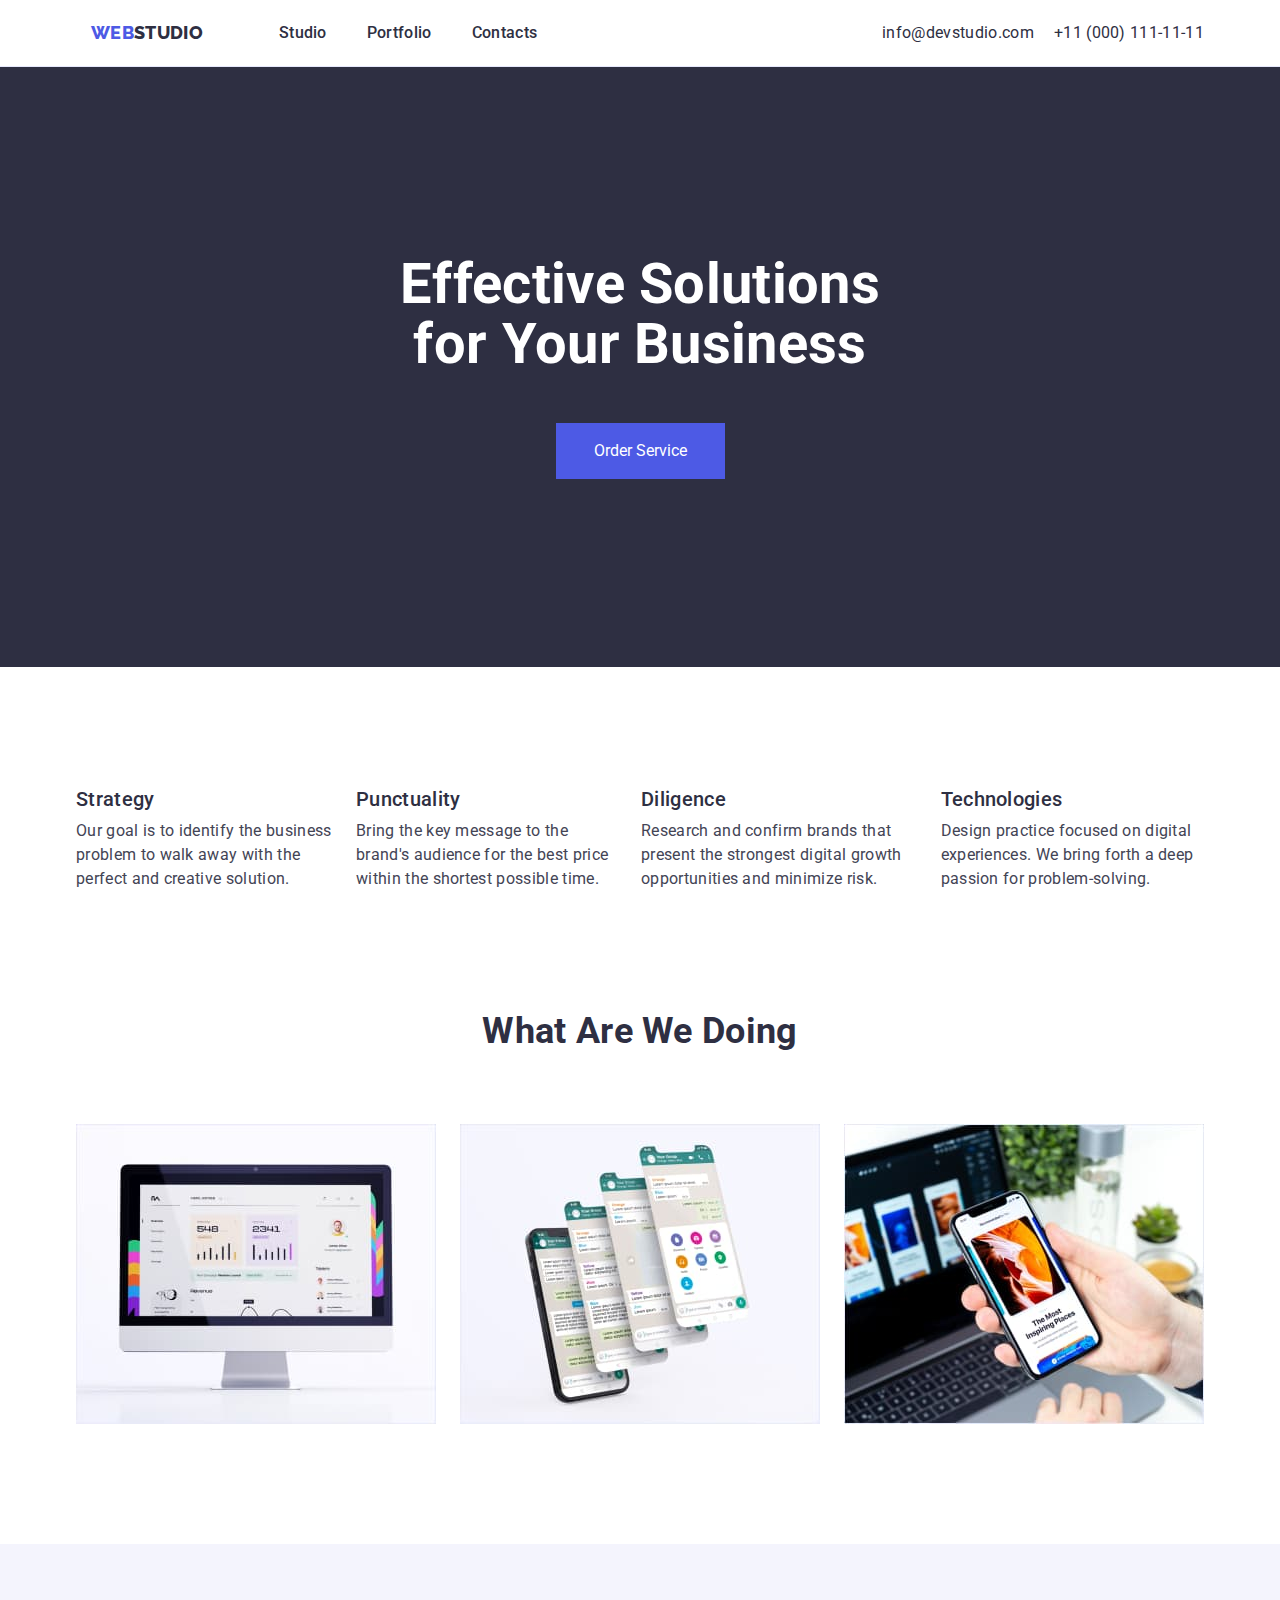
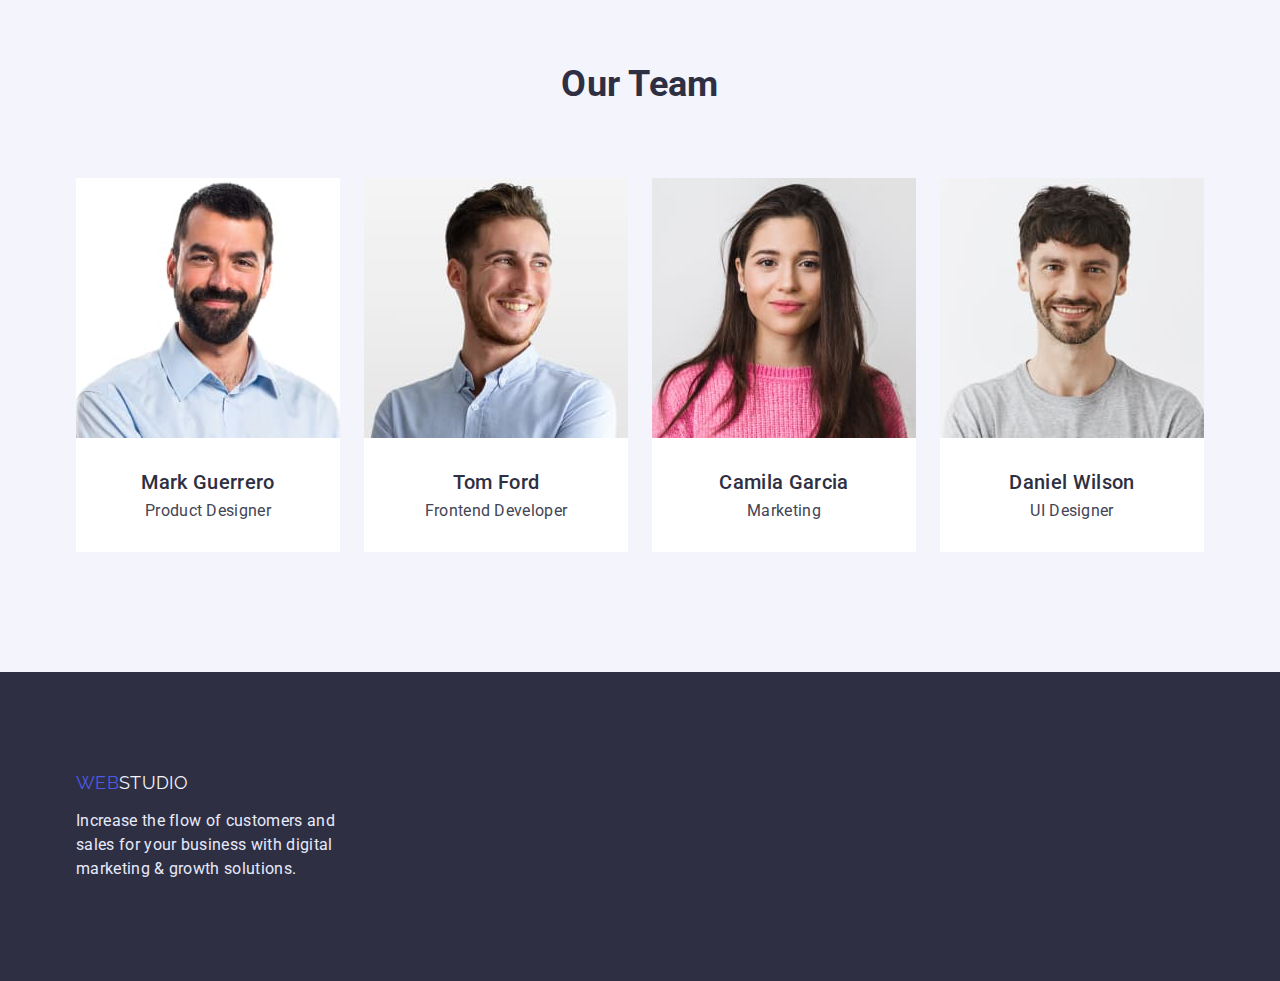
<file: index.html>
<!DOCTYPE html>
<html lang="en">
<head>
    <meta charset="UTF-8">
    <meta http-equiv="X-UA-Compatible" content="IE=edge">
    <meta name="viewport" content="width=device-width, initial-scale=1.0">
    <title>Студія</title>

    <link rel="preconnect" href="https://fonts.googleapis.com">
    <link rel="preconnect" href="https://fonts.gstatic.com" crossorigin>
    <link href="https://fonts.googleapis.com/css2?family=Raleway:wght@800&family=Roboto:wght@400;500;700&display=swap"
        rel="stylesheet">

    <link rel="stylesheet" href="https://cdnjs.cloudflare.com/ajax/libs/modern-normalize/1.0.0/modern-normalize.min.css" />

    <link rel="stylesheet" href="./css/main.css">
</head>

<body>
    

    
    <!--Top of the page-->
    <header class="header-color"> 
        <!--navigation-->
        <div class="container container-flex">
        <nav class="main-nav">
            <a href="./index.html" class="logo"><span class="web-color">Web</span><span class="link-studio-color">Studio</span></a>
            <ul class="list site-nav">
                <li class="item"><a class="link" href="">Studio</a></li>
                <li class="item"><a class="link" href="./portfolio.html">Portfolio</a></li>
                <li class="item"><a class="link" href="">Contacts</a></li>
            </ul>
        </nav>
        
        <!--address-->
            <address class="address-font-style main-nav">
                <ul class="auth-nav list ">
                    <li class="item"><a class="link-contacts" href="mailto:info@devstudio.com">info@devstudio.com</a></li>
                    <li class="item"><a class="link-contacts" href="tel:+110001111111">+11 (000) 111-11-11</a></li>
                </ul>
            </address>
        
        </div>
    </header> 

    
    
    <!--Main page-->
    <main>
    <!--Section 1-->
        <section class="bcg-color">
            <h1 class="title-solutions">
                Effective Solutions for Your Business
            </h1>
                
            <button class="button-color" type="button">Order Service</button>
        </section>
            
    <!--Section 2_ -->
        <section class="section-padding">
            <div class="container">
                <h2 hidden>features</h2>
                <ul class="list section-flex">
                    <li>
                        <h3 class="title-color container-title-margin">Strategy</h3>
                        <p class="description">Our goal is to identify the business problem to walk away with the perfect and creative
                            solution.</p>
                    </li>
                
                    <li>
                        <h3 class="title-color container-title-margin">Punctuality</h3>
                        <p class="description">Bring the key message to the brand's audience for the best price within the shortest
                            possible time.</p>
                    </li>
                
                    <li>
                        <h3 class="title-color container-title-margin">Diligence</h3>
                        <p class="description">Research and confirm brands that present the strongest digital growth opportunities and
                            minimize risk.</p>
                    </li>
                
                    <li>
                        <h3 class="title-color container-title-margin">Technologies</h3>
                        <p class="description">Design practice focused on digital experiences. We bring forth a deep passion for
                            problem-solving.</p>
                    </li>
                </ul>
            </div>
        </section>

    <!--Section 3_What are we doing-->
        <section style="padding-top: 120px; padding-bottom: 120px;">
            <div class="container">
                <h2 class="title-second-level">What are we doing</h2>
                <ul class="list section-flex-pictures">
                    <li>
                        <img src="./images/making_analis.jpg" alt="Making analis" width="360" height="300">
                    </li>

                    <li>
                        <img src="./images/administrating_chats.jpg" alt="Administrating chats" width="360" height="300">
                    </li>
                    
                    <li>
                        <img src="./images/we_online_24_7.jpg" alt="We're online 24/7" width="360" height="300">
                    </li>
                </ul>
            </div>
        </section>

        
    <!--Section 4_Our team-->
        <section class="bcg-our-team">
            <div class="container">

                    <h2 class="title-second-level">Our Team</h2>
                
                    <!--Team Card-->
                    <ul class="list our-team-flex">
                        <li>
                            <img class="image-margin" src="./images/mark_guerrero.jpg" alt="Mark Guerrero: Product Designer" width="264" height="260">
                            <h3 class="title-color-team">Mark Guerrero</h3>
                            <p class="p-padding">Product Designer</p>
                        </li>

                        <li>
                            <img class="image-margin" src="./images/tom_ford.jpg"  alt="Tom Ford: Frontend Developer" width="264" height="260">
                            <h3 class="title-color-team">Tom Ford</h3>
                            <p class="p-padding">Frontend Developer</p>
                        </li>
                            
                        <li>
                            <img class="image-margin" src="./images/camila_garcia.jpg" alt="Camila Garcia: Marketing"  width="264" height="260">
                            <h3 class="title-color-team">Camila Garcia</h3>
                            <p class="p-padding">Marketing</p>
                        </li>

                        <li>
                            <img class="image-margin" src="./images/daniel_wilson.jpg" alt="Daniel Wilson: UI Designer" width="264" height="260">
                            <h3 class="title-color-team">Daniel Wilson</h3>
                            <p class="p-padding">UI Designer</p>
                        </li>
                    </ul>
                </div>
            
        </section>
    </main>
    <!--Footer  -->
    

    <footer class="bcg-color-footer">
        <div class="container">
            <a href="./index.html" class="logo-footer"> <span class="footer-web-color">Web</span><span class="footer-design-color">Studio</span></a>
            <p class="footer-text-color">Increase the flow of customers and sales for your business with digital marketing & growth solutions.</p>
        
        </div>
    </footer>
</body>
</html>
</file>
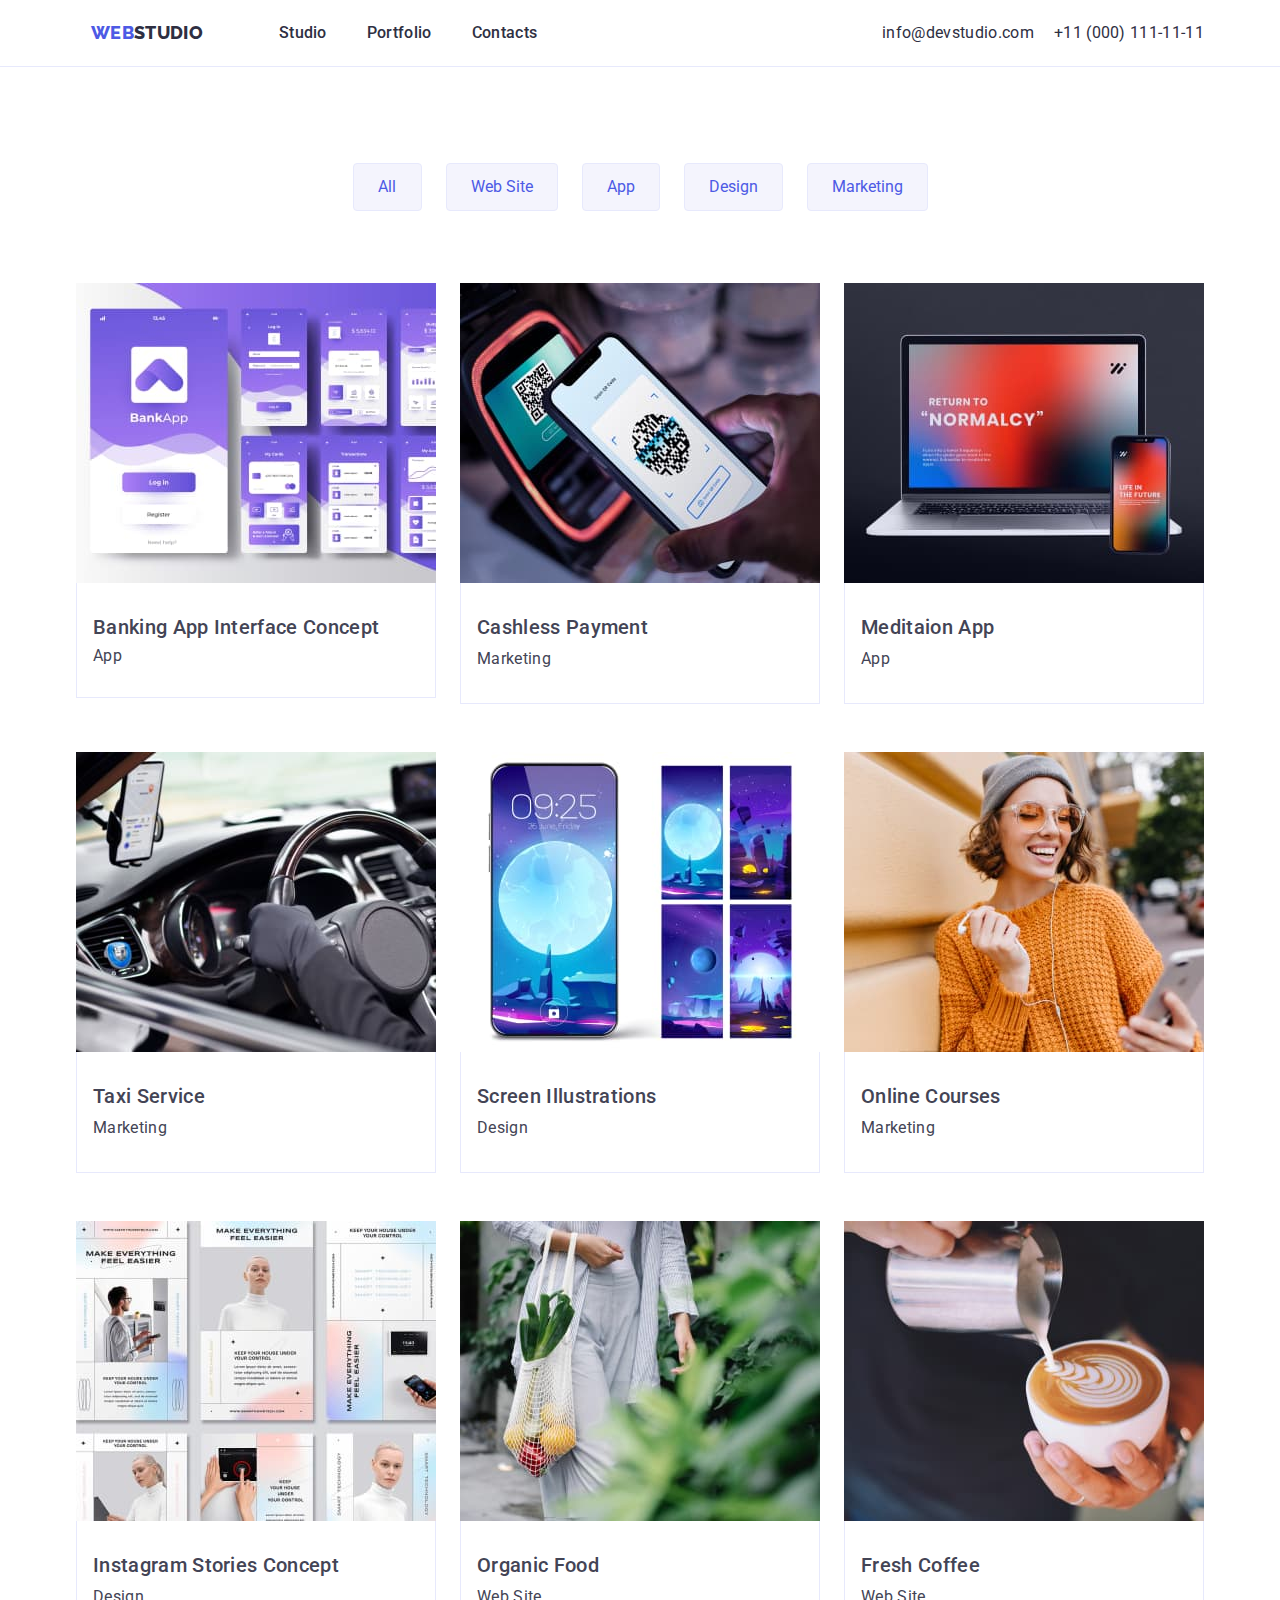
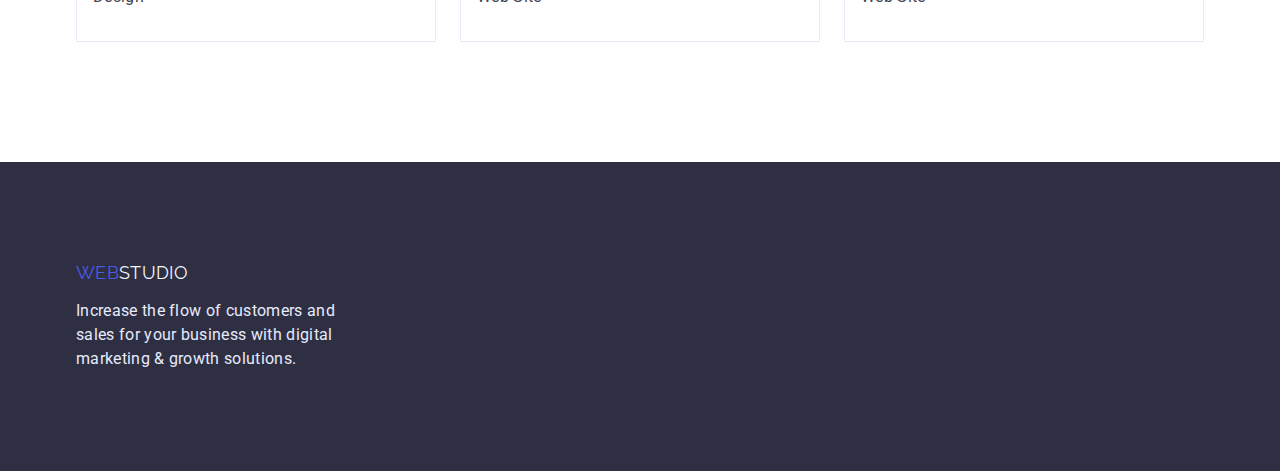
<file: portfolio.html>
<!DOCTYPE html>
<html lang="en">
<head>
    <meta charset="UTF-8">
    <meta http-equiv="X-UA-Compatible" content="IE=edge">
    <meta name="viewport" content="width=device-width, initial-scale=1.0">
    <title>Portfolio</title>

    <link rel="preconnect" href="https://fonts.googleapis.com">
    <link rel="preconnect" href="https://fonts.gstatic.com" crossorigin>
    <link href="https://fonts.googleapis.com/css2?family=Raleway:wght@800&family=Roboto:wght@400;500;700&display=swap"
        rel="stylesheet">

    <link rel="stylesheet" href="https://cdnjs.cloudflare.com/ajax/libs/modern-normalize/1.0.0/modern-normalize.min.css" />

    <link rel="stylesheet" href="./css/main.css">

</head>
<body>
    <!--Top of the page-->
    <header class="header-color">
        <!--navigation-->
        <div class="container container-flex">
            <nav class="main-nav">
                <a href="./index.html" class="logo"><span class="web-color">Web</span><span
                        class="link-studio-color">Studio</span></a>
                <ul class="list site-nav">
                    <li class="item"><a class="link" href="./index.html">Studio</a></li>
                    <li class="item"><a class="link" href="">Portfolio</a></li>
                    <li class="item"><a class="link" href="">Contacts</a></li>
                </ul>
            </nav>
    
            <!--address-->
            <address class="address-font-style main-nav">
                <ul class="auth-nav list ">
                    <li class="item"><a class="link-contacts" href="mailto:info@devstudio.com">info@devstudio.com</a></li>
                    <li class="item"><a class="link-contacts" href="tel:+110001111111">+11 (000) 111-11-11</a></li>
                </ul>
            </address>
    
        </div>
    </header>

    <!--Main page-->
    <main>
        <!--Section 1-->
        <section class="section-padding-top">
            <div class="container">
                <h1 hidden>what we are doing</h1>
                    <ul class="list button-flex">
                        <li>
                            <button class="accent-btn btn-text-prtf-color button-size" type="button">All</button>
                        </li>
                        <li>
                            <button class="accent-btn btn-text-prtf-color button-size" type="button">Web Site</button>
                        </li>
                        <li>
                            <button class="accent-btn btn-text-prtf-color button-size" type="button">App</button>
                        </li>
                        <li>
                            <button class="accent-btn btn-text-prtf-color button-size" type="button">Design</button>
                        </li>
                        <li>
                            <button class="accent-btn btn-text-prtf-color button-size" type="button">Marketing</button>
                        </li>
                    </ul>
        
            <h2 hidden>work examples</h2>
            
                <!--examples-->
                
                <ul class="list page-list">
                    <li class="flex-element">
                        <img src="./images/banking_app.jpg" alt="banking app" width="360" height="300">
                        <div class="border">
                            <h3 class="text-parametr">Banking App Interface Concept</h3>
                            <p>App</p>
                        </div>
                    </li>
                    
                    <li  class="flex-element">
                        <img src="./images/cashless_payment.jpg" alt="cashless payment" width="360" height="300">
                        <div class="border">
                            <h3 class="text-parametr">Cashless Payment</h3>
                            <p class="paragraph-parametr">Marketing</p>
                        </div>
                    </li>

                    <li  class="flex-element">
                        <img src="./images/meditation_app.jpg" alt="meditation app" width="360" height="300">
                        <div class="border">
                            <h3 class="text-parametr">Meditaion App</h3>
                            <p class="paragraph-parametr">App</p>
                        </div>
                    </li>

                    <li  class="flex-element">
                        <img src="./images/taxi_service.jpg" alt="taxi service" width="360" height="300">
                        <div class="border">
                        <h3 class="text-parametr">Taxi Service</h3>
                        <p class="paragraph-parametr">Marketing</p>
                        </div>
                    </li>

                    <li  class="flex-element">
                        <img src="./images/screen_illustrations.jpg" alt="screen illustrations" width="360" height="300">
                        <div class="border">
                            <h3 class="text-parametr">Screen Illustrations</h3>
                            <p class="paragraph-parametr">Design</p>
                        </div>
                    </li>

                    <li  class="flex-element">
                        <img src="./images/online_courses.jpg" alt="online courses" width="360" height="300">
                        <div class="border">
                            <h3 class="text-parametr">Online Courses</h3>
                            <p class="paragraph-parametr">Marketing</p>
                        </div>
                    </li>

                    <li  class="flex-element">
                        <img src="./images/instagram_stories_concept.jpg" alt="instagram stories concept" width="360" height="300">
                        <div class="border">
                            <h3 class="text-parametr">Instagram Stories Concept</h3>
                            <p class="paragraph-parametr">Design</p>
                        </div>
                    </li>

                    <li  class="flex-element">
                        <img src="./images/organic_food.jpg" alt="organic food" width="360" height="300">
                        <div class="border">
                            <h3 class="text-parametr">Organic Food</h3>
                            <p class="paragraph-parametr">Web Site</p>
                        </div>
                    </li>

                    <li  class="flex-element">
                        <img src="./images/fresh_cofee.jpg" alt="Fresh Coffee" width="360" height="300">
                        <div class="border">
                            <h3 class="text-parametr">Fresh Coffee</h3>
                            <p class="paragraph-parametr">Web Site</p>
                        </div>
                    </li>
                </ul>
                
            </div>
        </section>
    </main>

        <!--Footer  -->
        
        
        <footer class="bcg-color-footer">
            <div class="container">
                <a href="./index.html" class="logo-footer"> <span class="footer-web-color">Web</span><span
                        class="footer-design-color">Studio</span></a>
                <p class="footer-text-color">Increase the flow of customers and sales for your business with digital marketing &
                    growth solutions.</p>
        
            </div>
        </footer>
</body>
</html>
</file>
<file: css/main.css>
/* color: #2E2F42; title-text-color */
/* color: #434455;  primary-text-color */
/* color: #E7E9FC; footer-text-color */
/* color: #FFFFFF; white-color */
/* color: #4D5AE5; iris-color */
/* accent-color: blue; */

/* background: #E5E5E5; all */
/* background: #F4F4FD; our-team*/
/* background: #2E2F42;  main-page-footer */


:root {
    --primary-text-color: #434455;
    --title-text-color: #2E2F42;
    --footer-text-color: #E7E9FC;
    --white-color: #FFFFFF;
    --cloud-color: #F4F4FD;
    --iris-color: #4D5AE5;
    --bcg-header-color: #FFFFFF;
    --bcg-all-color: #E5E5E5;
    --bcg-main-page-footer-color: #2E2F42;
    --bcg-our-team-color: #F4F4FD;
    --bcg-button-color: #4D5AE5;
    --accent-color: #E7E9FC;
    --pressed-state: #404BBF;
    --bcg-portf-buttom-color: #F4F4FD;
    --portf-buttom-text-color: #4D5AE5;
    --accent-portf-btn-color: #404BBF;
}

body {
    background-color: var(--bcg-header-color);
    color: var(--primary-text-color);
    font-family: Roboto, sans-serif;
    letter-spacing: 0.02em;
    
}

  .link {
    color: var(--title-text-color);
    font-weight: 500;
    font-size: 16px;
    line-height: 1.5;
    text-decoration: none;

    display: block;
    padding-top: 21px;
    padding-bottom: 21px;
 }

 /* utility */
 .list {
     list-style: none;
     padding: 0;
     margin: 0;
    
 }

 .link-contacts {
     color: var(--title-text-color);
     font-size: 16px;
     line-height: 1.5;
     text-decoration: none;

     display: block;
     padding-top: 21px;
     padding-bottom: 21px;
     
 }

 .link:hover, .link:focus {
     color: var(--pressed-state);
 }

 

 .link-contacts:hover,
 .link-contacts:focus {
     color: var(--pressed-state);
 }

 .web-color {
    color: var(--iris-color);

    
    font-weight: 800;
    font-size: 18px;
    line-height: 1.33;

    margin-left: 15px;
    
 }

 .logo {
    text-decoration: none;
    text-transform: uppercase;
    font-family: Raleway, sans-serif;
 }

 .logo-footer {
    text-decoration: none;
    text-transform: uppercase;
    font-family: Raleway, sans-serif;
    /* margin-bottom: 100px; */
    
 }

 

 .link-studio-color {
    color: var(--title-text-color);
    font-size: 18px;
    font-weight: 800;
    line-height: 1.33;
 }

.header-color {
    background-color: var(--bcg-header-color);
}

.bcg-color {
    background-color: var(--bcg-main-page-footer-color);
    color: var(--white-color);

    padding-top: 188px;
    padding-bottom: 188px;
    text-align: center;

}

.bcg-color-footer {
    background-color: var(--bcg-main-page-footer-color);
    color: var(--white-color);
    padding-top: 100px;
    padding-bottom: 100px;
}

.title-solutions {
    font-size: 56px;
    line-height: 1.07;
    text-align: center;

    /* margin-top: 0; */
    margin-bottom: 48px;
    max-width: 496px;
    margin: auto;
    margin-bottom: 48px;
    /* outline: 2px solid tomato; */
}

.button-color {
    background-color: var(--bcg-button-color);
    color: var(--white-color);
    border: var(--iris-color);
    font-size: 16px;
    font-family: Roboto, sans-serif;

    min-width: 169px;
    height: 56px;
    /* text-align: center; */
}
.button-color:hover, .button-color:focus {
    cursor: pointer;
} 

.address-font-style {
    font-style: normal;
    /* font-weight: 400; */
    margin-left: auto;
}  

.title-color,
.title-color-team {
    color: var(--title-text-color);

    font-weight: 500;
    font-size: 20px;
    line-height: 1.2;

    margin-top: 0;
    margin-bottom: 8px;
}

.title-second-level {
    color: var(--title-text-color);
    font-weight: 700;
    font-size: 36px;
    line-height: 1,11;
    text-align: center;
    text-transform: capitalize;

    margin-top: 0;
    margin-bottom: 72px;
    
}


.description {
    font-size: 16px;
    line-height: 1.5;
    letter-spacing: 0.02em;

}

.footer-text-color {
    color: var(--footer-text-color);

    font-size: 16px;
    line-height: 1.5;
    
    /* padding-top: 16px; */
    margin-top: 16px;
    /* margin-left: 15px; */
    /* padding-bottom: 100px; */
    /* margin-top: 0; */
    margin-bottom: 0;
    width: 264px; */
    
    
    box-sizing: border-box;
}

.bcg-our-team {
    background: var(--bcg-our-team-color);

    margin-top: 0;
    padding-top: 120px;
    padding-bottom: 120px;
    /* outline: 2px solid tomato; */
}

.footer-design-color {
    color: var(--cloud-color);

    font-size: 18px;
    line-height: 1.17;
    
}

.footer-web-color {
    color: var(--iris-color);

    font-size: 18px;
    line-height: 1.17;

    margin-bottom: 16px;

}

/* portfolio */
.button-portf-color {
    background-color: var(--bcg-portf-buttom-color);
    
}

.btn-text-prtf-color {
    color: var(--portf-buttom-text-color);

    font-family: Roboto, sans-serif;
    font-size: 16px;
}

.accent-btn:hover, .accent-btn:focus {
    background-color: var(--accent-portf-btn-color);
    color: #FFFFFF;
    cursor: pointer;

    border: 1px solid transparent;
    border-radius: 4px;

}

.text-parametr {
    font-weight: 500;
    font-size: 20px;
    line-height: 1.2;
    margin-bottom: 8px;
}

.paragraph-parametr {
    font-size: 16px;
    line-height: 1.5;
}

/* main page home task 3 */
.container {
    margin-left: auto;
    margin-right: auto;
    padding-left: 15px;
    padding-right: 15px;
    /* outline: 2px solid tomato; */
    width: 1158px;
    
}

.container-flex {
    display: flex;
    /* justify-content: space-between; */
    /* align-items: center; */
}

.button-size {
    height: 48px;
    min-width: 69px;
    background-color: var(--cloud-color);
    border: 1px solid var(--accent-color);
    border-radius: 4px;
    padding-top: 12px;
    padding-left: 24px;
    padding-right: 24px;
    padding-bottom: 12px;

}


.container-title-margin {
    margin-top: 0;
    margin-bottom: 8px;
}

.p-padding {
    margin-top: 0;
    /* margin-bottom: 32px; */
}

.image-margin {
    margin-bottom: 32px;
}


.container-portfolio {
    margin-left: auto;
    margin-right: auto;
    /* outline: 2px solid tomato; */
    width: 1158px;
    padding-top: 96px;
    padding-bottom: 120px;
}


.site-nav  {  
    display: flex;
    margin-left: 76px;
}

.site-nav .item:last-child {
    margin-right: 0;
}

.site-nav li {
    margin-right: 40px;
}

.main-nav {
    display: flex;
    align-items: center;
}

.auth-nav {
    display: flex;
    margin-left: auto;
    /* margin-right: 15px; */

    /* outline: 2px solid tomato; */
}

.auth-nav li:nth-child(1) {
    margin-right: 20px;
    /* outline: 2px solid tomato; */
}

.section-flex {
    display: flex;
    
    gap: 24px;
}

.section-flex-pictures {
    display: flex;
}

.section-flex-pictures li:last-child {
    margin-right: 0;
}

.section-flex-pictures li {
    margin-right: 24px;
}

.section-padding {
    padding-top: 120px;
}

.our-team-flex {
    display: flex;
    /* margin-left: 15px;
    margin-right: 15px; */
    align-items: center;
    text-align: center;
    
}

.our-team-flex li {
    margin-right: 24px;
    background-color: var(--bcg-header-color);
    padding-bottom: 32px;
}

.our-team-flex li:last-child {
    margin-right: 0;
}

.page-list {
    display: flex;
    flex-wrap: wrap;

}

.page-list li {
    margin-right: 24px;
}

.page-list li:nth-child(3n) {
    margin-right: 0;
}

.page-list li:nth-child(n + 7) {
    margin-bottom: 0;
    
}

.flex-element {
    margin-bottom: 48px;
}


.border {
    border-bottom: 1px solid #E7E9FC;
    border-left: 1px solid #E7E9FC;
    border-right: 1px solid #E7E9FC;

    padding-left: 16px;
    padding-top: 32px;
    padding-bottom: 32px;
}

.button-flex {
    display: flex;
    margin-bottom: 72px;
    
    display: flex;
    justify-content: center;
    /* margin-top: 12px; */
    /* margin-bottom: 12px; */
    /* margin-left: 24px; */
    /* margin-right: 24px; */
    
}

.button-flex li {
    margin-right: 24px;
}

.button-flex li:last-child {
    margin-right: 0;
}

header {
    border-bottom: 1px solid #E7E9FC;
}

p {
    margin: 0;
}

img {
    display: block;
    width: 100%;
    height: auto;
}

.section-padding-top {
    padding-top: 96px;
    padding-bottom: 120px;
}

h3 {
    margin-top: 0;
}
</file>
